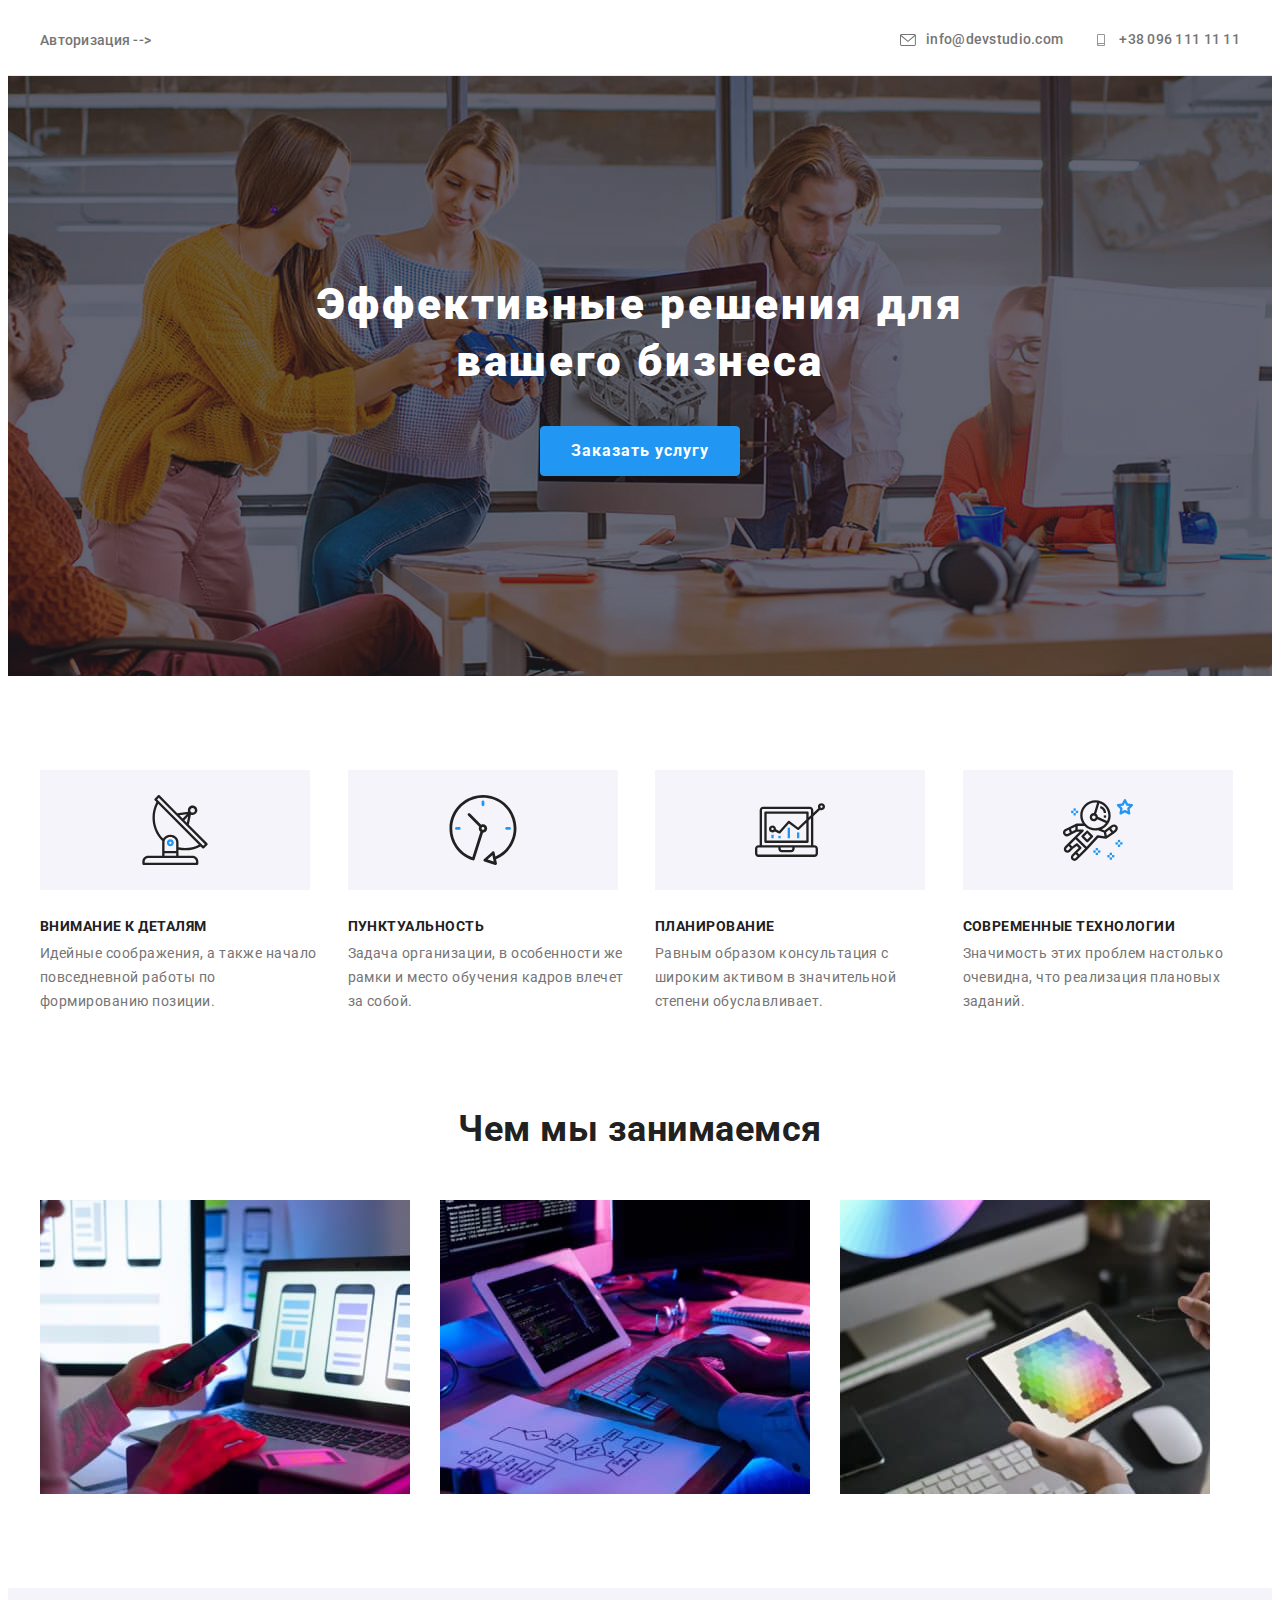
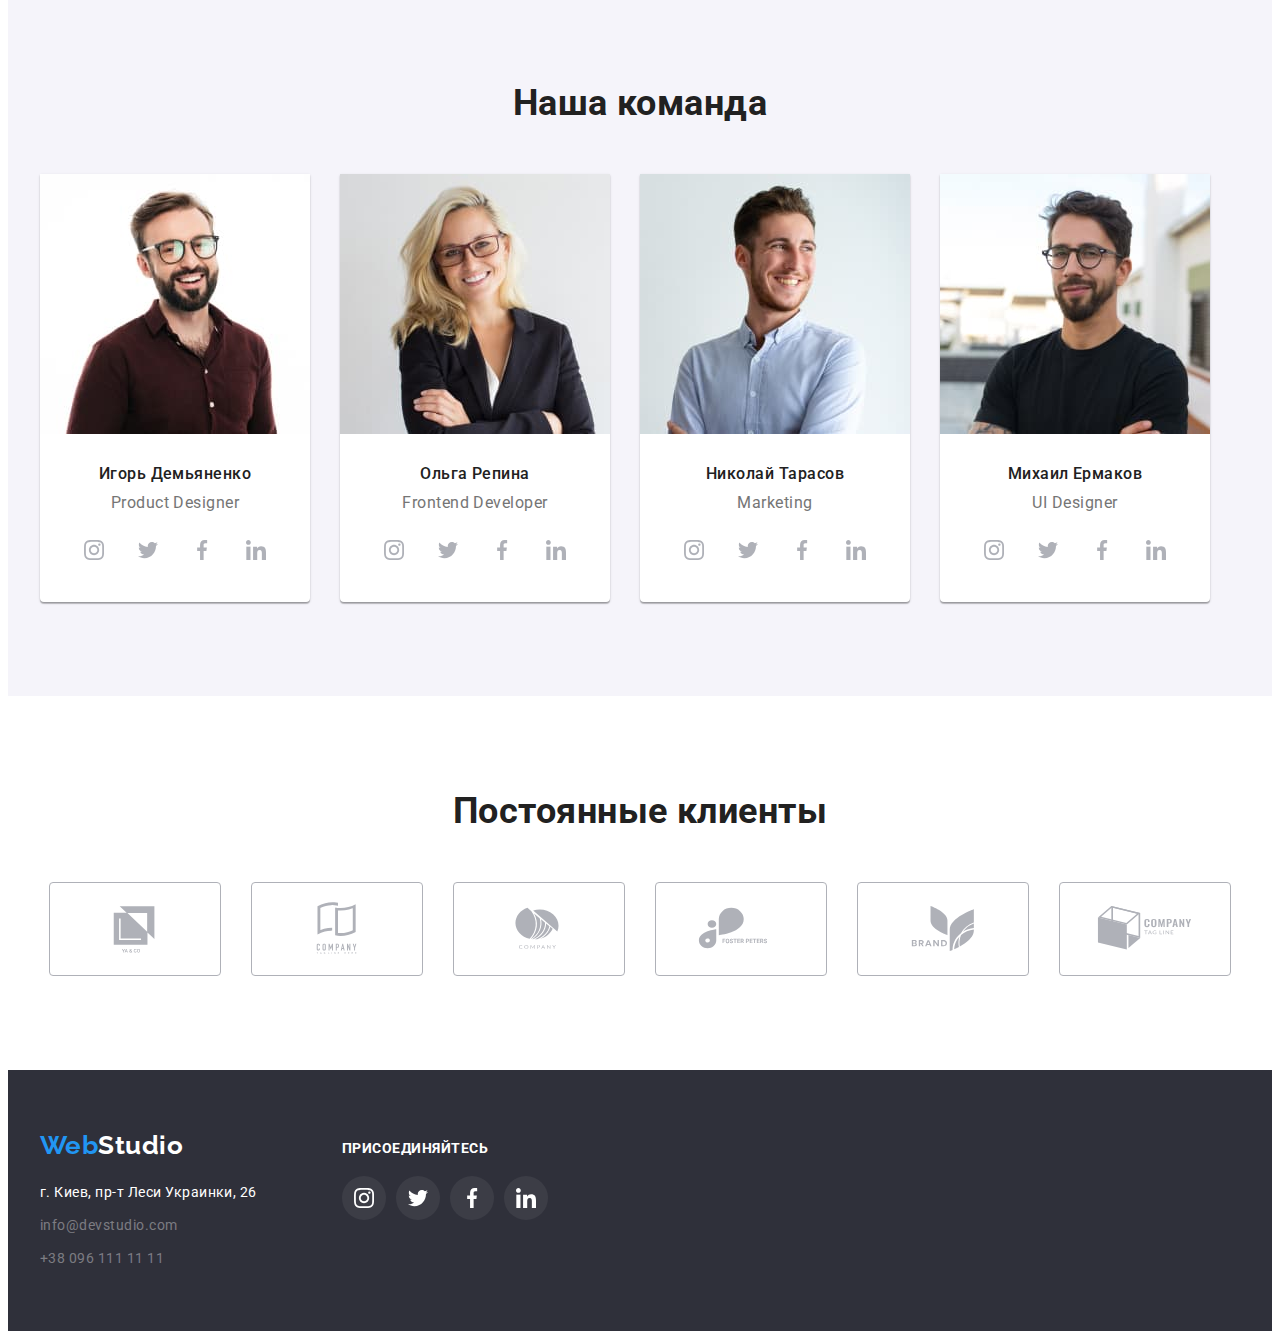
<file: index.html>
<!DOCTYPE html>
<html lang="ru">
  <head>
    <meta charset="UTF-8" />
    <meta http-equiv="X-UA-Compatible" content="IE=edge" />
    <meta name="viewport" content="width=device-width, initial-scale=1.0" />
    <title>Major</title>
    <link rel="preconnect" href="https://fonts.googleapis.com" />
    <link rel="preconnect" href="https://fonts.gstatic.com" crossorigin />
    <link
      href="https://fonts.googleapis.com/css2?family=Raleway:wght@700&family=Roboto:wght@400;500;700;900&display=swap"
      rel="stylesheet"
    />
    <link
      rel="stylesheet"
      href="https://cdnjs.cloudflare.com/ajax/libs/modern-normalize/1.1.0/modern-normalize.min.css"
      integrity="sha512-wpPYUAdjBVSE4KJnH1VR1HeZfpl1ub8YT/NKx4PuQ5NmX2tKuGu6U/JRp5y+Y8XG2tV+wKQpNHVUX03MfMFn9Q=="
      crossorigin="anonymous"
      referrerpolicy="no-referrer"
    />
    <link rel="stylesheet" href="./css/styles.css" />
  </head>

  <body>
    <!--                     Шапка -->
    <header class="header">
      <div class="container header-nav">
        <!--       Навигация -->
        Авторизация -->

        <ul class="auth list">
          <li class="item">
            <a class="auth-link post" href="mailto:info@devstudio.com"
              ><svg class="post-icon" width="16" height="12">
                <use href="images/ikons.svg#icon-envelope"></use>
              </svg>
              info@devstudio.com</a
            >
          </li>
          <li class="item">
            <a class="auth-link tel" href="tel:+380961111111"
              ><svg class="post-icon" width="16" height="12">
                <use href="images/ikons.svg#icon-smartphone"></use>
              </svg>
              +38 096 111 11 11</a
            >
          </li>
        </ul>
      </div>
    </header>
    <main>
      <!--                     Герой -->
      <section class="hero">
        <div class="container">
          <h1 class="hero-title">Эффективные решения для вашего бизнеса</h1>
          <button type="button" class="btn">Заказать услугу</button>
        </div>
      </section>
      <!--                Преимущества -->
      <section class="section advantage">
        <div class="container">
          <!--скрытый заголовок-->
          <h2 class="visually-hidden">Почему мы</h2>
          <ul class="feature list">
            <li class="feature-item">
              <div class="capsule">
                <svg class="" width="70" height="70">
                  <use href="./images/ikons.svg#icon-antenna-1"></use>
                </svg>
              </div>
              <h3 class="section-title">Внимание к деталям</h3>
              <p class="text">
                Идейные соображения, а также начало повседневной работы по
                формированию позиции.
              </p>
            </li>
            <li class="feature-item">
              <div class="capsule">
                <svg class="" width="70" height="70">
                  <use href="./images/ikons.svg#icon-clock-1"></use>
                </svg>
              </div>
              <h3 class="section-title">Пунктуальность</h3>
              <p class="text">
                Задача организации, в особенности же рамки и место обучения
                кадров влечет за собой.
              </p>
            </li>
            <li class="feature-item">
              <div class="capsule">
                <svg class="" width="70" height="70">
                  <use href="./images/ikons.svg#icon-diagram-1"></use>
                </svg>
              </div>
              <h3 class="section-title">Планирование</h3>
              <p class="text">
                Равным образом консультация с широким активом в значительной
                степени обуславливает.
              </p>
            </li>
            <li class="feature-item">
              <div class="capsule">
                <svg class="" width="70" height="70">
                  <use href="./images/ikons.svg#icon-astronaut-1"></use>
                </svg>
              </div>
              <h3 class="section-title">Современные технологии</h3>
              <p class="text">
                Значимость этих проблем настолько очевидна, что реализация
                плановых заданий.
              </p>
            </li>
          </ul>
        </div>
      </section>
      <!--               Чем занимаемся -->
      <section class="section work">
        <div class="container">
          <h2 class="title">Чем мы занимаемся</h2>
          <ul class="work-list list">
            <li class="work-item">
              <img
                src="./images/img(1).jpg"
                alt="Сотрудник с мобильником за компьютером"
                width="370"
                height="294"
              />
            </li>
            <li class="work-item">
              <img
                src="./images/img(2).jpg"
                alt="Сотрудник с планшетом за компьютером"
                width="370"
                height="294"
              />
            </li>
            <li class="work-item">
              <img
                src="./images/img(3).jpg"
                alt="Сотрудник с планшетом "
                width="370"
                height="294"
              />
            </li>
          </ul>
        </div>
      </section>
      <!--               Наша команда -->
      <section class="team-section">
        <div class="container">
          <h2 class="title">Наша команда</h2>
          <ul class="team list">
            <li class="position">
              <div class="picture">
                <img
                  src="./images/img(4).jpg"
                  alt="продуктовый дизайнер"
                  width="270"
                  height="260"
                />
              </div>
              <div class="coworkers">
                <h3 class="team-title">Игорь Демьяненко</h3>
                <p class="team-text" lang="en">Product Designer</p>
                <ul class="team-socials-list list">
                  <li class="team-socials-item">
                    <a href="" class="team-socials-link">
                      <svg class="team-socials-icon" width="20" height="20">
                        <use href="./images/ikons.svg#icon-instagram-2"></use>
                      </svg>
                    </a>
                  </li>
                  <li class="team-socials-item">
                    <a href="" class="team-socials-link"
                      ><svg class="team-socials-icon" width="20" height="20">
                        <use href="./images/ikons.svg#icon-twitter-1"></use>
                      </svg>
                    </a>
                  </li>
                  <li class="team-socials-item">
                    <a href="" class="team-socials-link"
                      ><svg class="team-socials-icon" width="20" height="20">
                        <use href="./images/ikons.svg#icon-facebook-1"></use>
                      </svg>
                    </a>
                  </li>
                  <li class="team-socials-item">
                    <a href="" class="team-socials-link"
                      ><svg class="team-socials-icon" width="20" height="20">
                        <use href="./images/ikons.svg#icon-linkedin-1"></use>
                      </svg>
                    </a>
                  </li>
                </ul>
              </div>
            </li>

            <li class="position">
              <div class="picture">
                <img
                  src="./images/img(5).jpg"
                  alt="фронтэнд разработчик"
                  width="270"
                  height="260"
                />
              </div>
              <div class="coworkers">
                <h3 class="team-title">Ольга Репина</h3>
                <p class="team-text" lang="en">Frontend Developer</p>
                <ul class="team-socials-list list">
                  <li class="team-socials-item">
                    <a href="" class="team-socials-link"
                      ><svg class="team-socials-icon" width="20" height="20">
                        <use href="./images/ikons.svg#icon-instagram-2"></use>
                      </svg>
                    </a>
                  </li>
                  <li class="team-socials-item">
                    <a href="" class="team-socials-link"
                      ><svg class="team-socials-icon" width="20" height="20">
                        <use href="./images/ikons.svg#icon-twitter-1"></use>
                      </svg>
                    </a>
                  </li>
                  <li class="team-socials-item">
                    <a href="" class="team-socials-link"
                      ><svg class="team-socials-icon" width="20" height="20">
                        <use href="./images/ikons.svg#icon-facebook-1"></use>
                      </svg>
                    </a>
                  </li>
                  <li class="team-socials-item">
                    <a href="" class="team-socials-link"
                      ><svg class="team-socials-icon" width="20" height="20">
                        <use href="./images/ikons.svg#icon-linkedin-1"></use>
                      </svg>
                    </a>
                  </li>
                </ul>
              </div>
            </li>

            <li class="position">
              <div class="picture">
                <img
                  src="./images/img(6).jpg"
                  alt="маркетолог"
                  width="270"
                  height="260"
                />
              </div>
              <div class="coworkers">
                <h3 class="team-title">Николай Тарасов</h3>
                <p class="team-text" lang="en">Marketing</p>
                <ul class="team-socials-list list">
                  <li class="team-socials-item">
                    <a href="" class="team-socials-link"
                      ><svg class="team-socials-icon" width="20" height="20">
                        <use href="./images/ikons.svg#icon-instagram-2"></use>
                      </svg>
                    </a>
                  </li>
                  <li class="team-socials-item">
                    <a href="" class="team-socials-link"
                      ><svg class="team-socials-icon" width="20" height="20">
                        <use href="./images/ikons.svg#icon-twitter-1"></use>
                      </svg>
                    </a>
                  </li>
                  <li class="team-socials-item">
                    <a href="" class="team-socials-link"
                      ><svg class="team-socials-icon" width="20" height="20">
                        <use href="./images/ikons.svg#icon-facebook-1"></use>
                      </svg>
                    </a>
                  </li>
                  <li class="team-socials-item">
                    <a href="" class="team-socials-link"
                      ><svg class="team-socials-icon" width="20" height="20">
                        <use href="./images/ikons.svg#icon-linkedin-1"></use>
                      </svg>
                    </a>
                  </li>
                </ul>
              </div>
            </li>

            <li class="position">
              <div class="picture">
                <img
                  src="./images/img(7).jpg"
                  alt="дизайнер"
                  width="270"
                  height="260"
                />
              </div>
              <div class="coworkers">
                <h3 class="team-title">Михаил Ермаков</h3>
                <p class="team-text" lang="en">UI Designer</p>
                <ul class="team-socials-list list">
                  <li class="team-socials-item">
                    <a href="" class="team-socials-link"
                      ><svg class="team-socials-icon" width="20" height="20">
                        <use href="./images/ikons.svg#icon-instagram-2"></use>
                      </svg>
                    </a>
                  </li>
                  <li class="team-socials-item">
                    <a href="" class="team-socials-link"
                      ><svg class="team-socials-icon" width="20" height="20">
                        <use href="./images/ikons.svg#icon-twitter-1"></use>
                      </svg>
                    </a>
                  </li>
                  <li class="team-socials-item">
                    <a href="" class="team-socials-link"
                      ><svg class="team-socials-icon" width="20" height="20">
                        <use href="./images/ikons.svg#icon-facebook-1"></use>
                      </svg>
                    </a>
                  </li>
                  <li class="team-socials-item">
                    <a href="" class="team-socials-link"
                      ><svg class="team-socials-icon" width="20" height="20">
                        <use href="./images/ikons.svg#icon-linkedin-1"></use>
                      </svg>
                    </a>
                  </li>
                </ul>
              </div>
            </li>
          </ul>
        </div>
      </section>
      <!--               Постоянные клиенты -->
      <section class="section clients">
        <div class="container">
          <h2 class="client title">Постоянные клиенты</h2>
          <ul class="client-list list">
            <li class="client-item">
              <a href="" class="case-link">
                <svg class="case-icon" width="106" height="60">
                  <use href="./images/ikons.svg#icon-Logo-1"></use>
                </svg>
              </a>
            </li>
            <li class="client-item">
              <a href="" class="case-link">
                <svg class="case-icon" width="106" height="60">
                  <use href="./images/ikons.svg#icon-Logo"></use>
                </svg>
              </a>
            </li>
            <li class="client-item">
              <a href="" class="case-link"
                ><svg class="case-icon" width="106" height="60">
                  <use href="./images/ikons.svg#icon-Logo-2"></use>
                </svg>
              </a>
            </li>
            <li class="client-item">
              <a href="" class="case-link"
                ><svg class="case-icon" width="106" height="60">
                  <use href="./images/ikons.svg#icon-Logo-3"></use>
                </svg>
              </a>
            </li>
            <li class="client-item">
              <a href="" class="case-link"
                ><svg class="case-icon" width="106" height="60">
                  <use href="./images/ikons.svg#icon-Logo-4"></use>
                </svg>
              </a>
            </li>
            <li class="client-item">
              <a href="" class="case-link"
                ><svg class="case-icon" width="106" height="60">
                  <use href="./images/ikons.svg#icon-Logo-5"></use>
                </svg>
              </a>
            </li>
          </ul>
        </div>
      </section>
    </main>
    <footer>
      <div class="foot container">
        <div class="foot-location">
          <a href="" lang="en" class="foot-logo"
            ><span class="web-foot">Web</span>Studio</a
          >
          <address>
            <ul class="list">
              <li class="address-item">
                <a
                  href="https://goo.gl/maps/cJbCXFg71dcP9j5V9"
                  class="foot-link"
                  >г. Киев, пр-т Леси Украинки, 26</a
                >
              </li>
              <li class="address-item">
                <a href="mailto:info@devstudio.com" class="foot-link cont"
                  >info@devstudio.com</a
                >
              </li>
              <li class="address-item">
                <a href="tel:+380961111111" class="foot-link cont"
                  >+38 096 111 11 11</a
                >
              </li>
            </ul>
          </address>
        </div>
        <div class="foot-social">
          <h3 class="foot-title">Присоединяйтесь</h3>
          <ul class="socials-list list">
            <li class="socials-item">
              <a href="" class="socials-link"
                ><svg class="socials-icon" width="20" height="20">
                  <use href="./images/ikons.svg#icon-instagram-2"></use>
                </svg>
              </a>
            </li>
            <li class="socials-item">
              <a href="" class="socials-link"
                ><svg class="socials-icon" width="20" height="20">
                  <use href="./images/ikons.svg#icon-twitter-1"></use>
                </svg>
              </a>
            </li>
            <li class="socials-item">
              <a href="" class="socials-link"
                ><svg class="socials-icon" width="20" height="20">
                  <use href="./images/ikons.svg#icon-facebook-1"></use>
                </svg>
              </a>
            </li>
            <li class="socials-item">
              <a href="" class="socials-link"
                ><svg class="socials-icon" width="20" height="20">
                  <use href="./images/ikons.svg#icon-linkedin-1"></use>
                </svg>
              </a>
            </li>
          </ul>
        </div>
      </div>
    </footer>
    <script src="./js/modal.js"></script>
  </body>
</html>
</file>
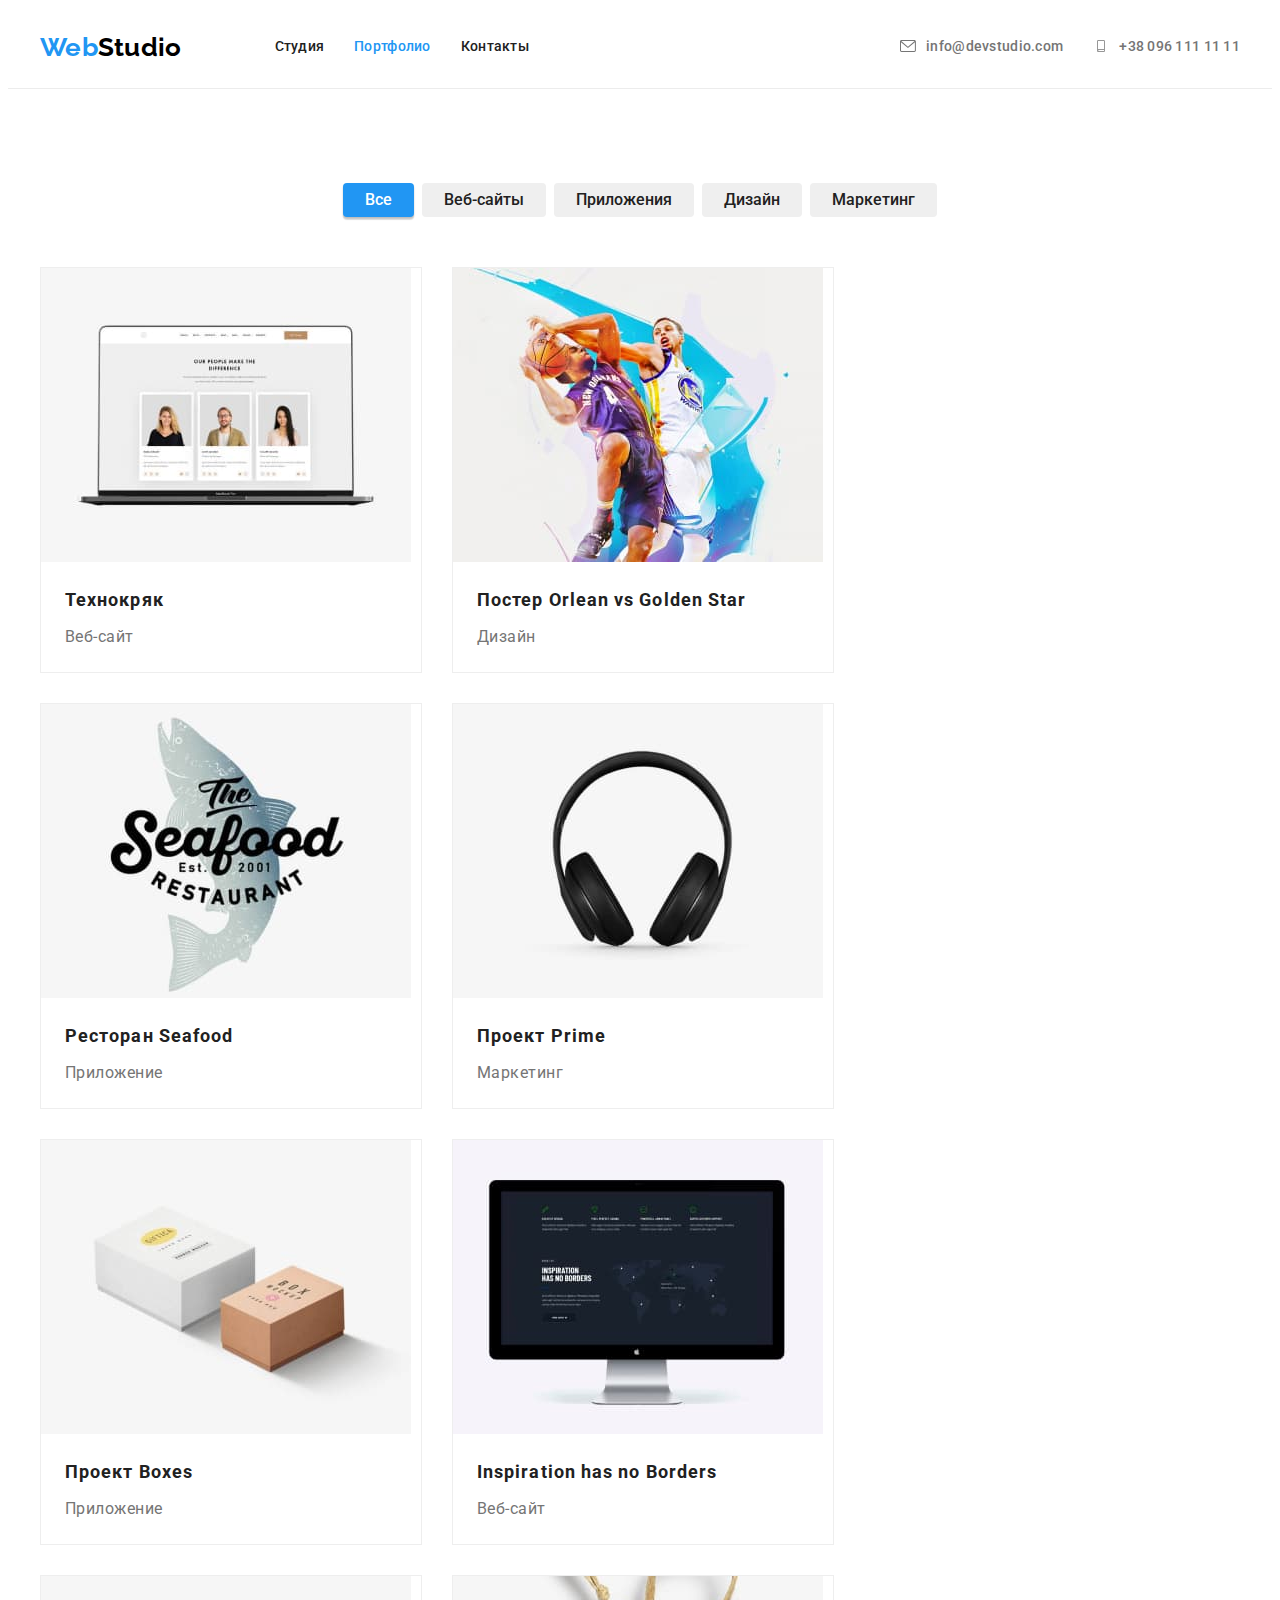
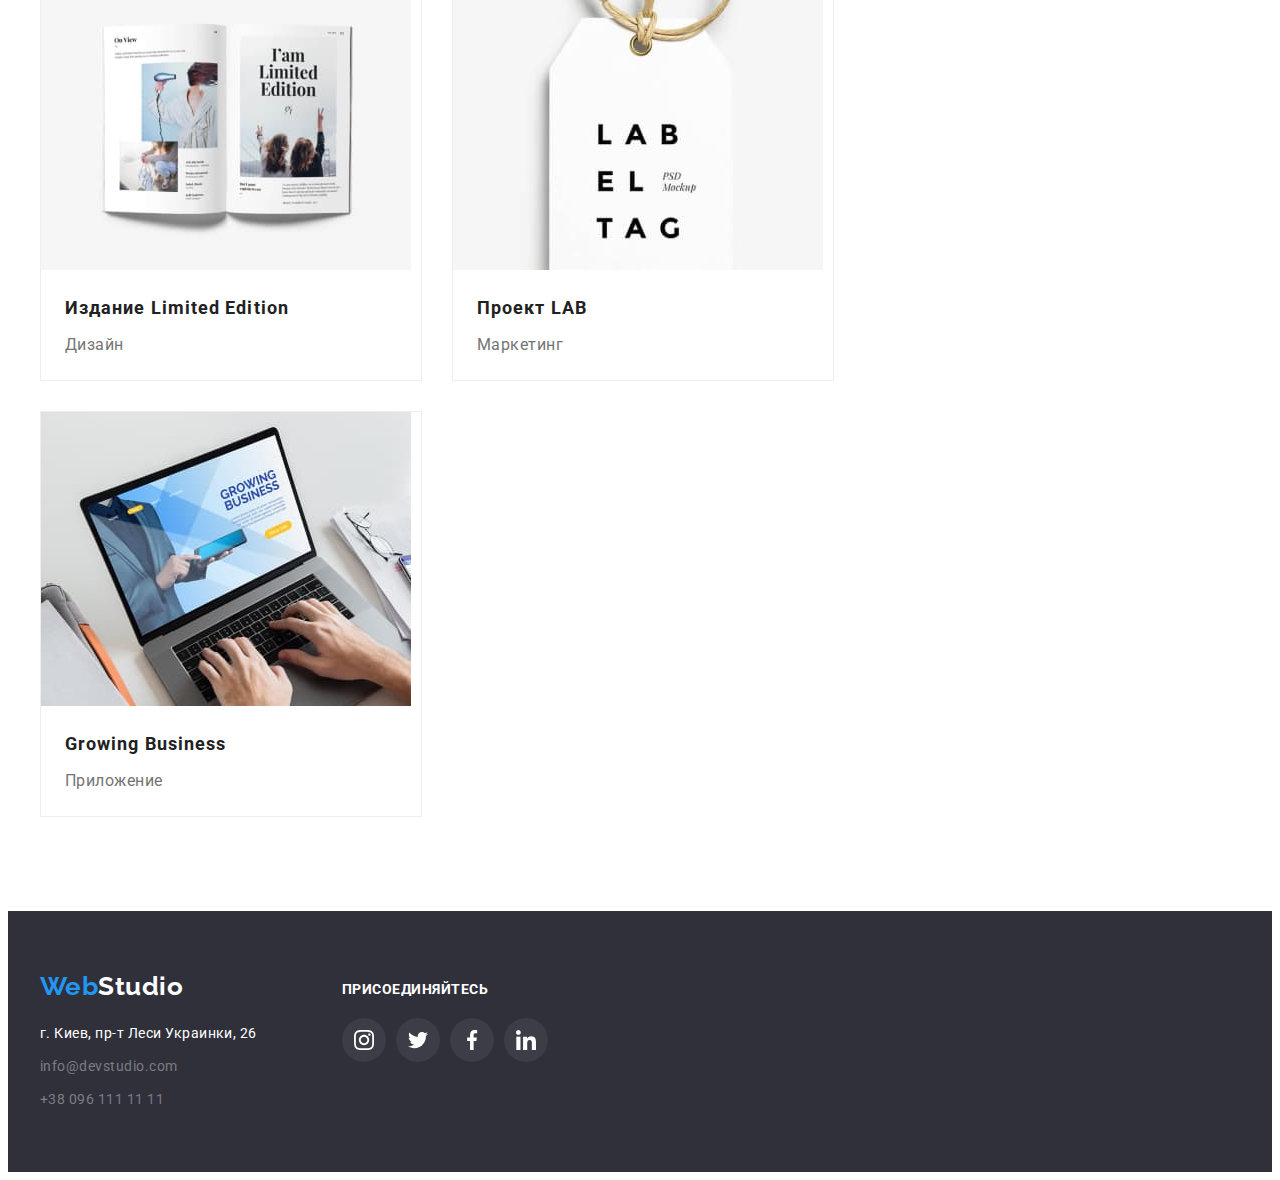
<file: portfolio.html>
<!DOCTYPE html>
<html lang="en">
  <head>
    <meta charset="UTF-8" />
    <meta http-equiv="X-UA-Compatible" content="IE=edge" />
    <meta name="viewport" content="width=device-width, initial-scale=1.0" />
    <title>Portfolio</title>
    <link rel="preconnect" href="https://fonts.gstatic.com" crossorigin />
    <link
      href="https://fonts.googleapis.com/css2?family=Raleway:wght@700&family=Roboto:wght@400;500;700;900&display=swap"
      rel="stylesheet"
    />
    <link
      rel="stylesheet"
      href="https://cdnjs.cloudflare.com/ajax/libs/modern-normalize/1.1.0/modern-normalize.min.css"
      integrity="sha512-wpPYUAdjBVSE4KJnH1VR1HeZfpl1ub8YT/NKx4PuQ5NmX2tKuGu6U/JRp5y+Y8XG2tV+wKQpNHVUX03MfMFn9Q=="
      crossorigin="anonymous"
      referrerpolicy="no-referrer"
    />
    <link rel="stylesheet" href="./css/styles.css" />
  </head>
  <body>
    <!--                     шапка               -->
    <header class="header">
      <div class="container header-nav">
        <a href="" lang="en" class="logo"
          ><span class="logo-web">Web</span>Studio</a
        >
        <!-- navigation -->
        <nav>
          <ul class="site-nav list">
            <li class="item">
              <a href="index.html" class="nav-list">Студия</a>
            </li>
            <li class="item">
              <a href="portfolio.html" class="nav-list current">Портфолио</a>
            </li>
            <li class="item"><a href="" class="nav-list">Контакты</a></li>
          </ul>
        </nav>

        <!-- координаты -->

        <ul class="auth list">
          <li class="item">
            <a class="auth-link" href="mailto:info@devstudio.com"
              ><svg class="post-icon" width="16" height="12">
                <use href="images/ikons.svg#icon-envelope"></use>
              </svg>
              info@devstudio.com</a
            >
          </li>
          <li class="item">
            <a class="auth-link" href="tel:+380961111111"
              ><svg class="post-icon" width="16" height="12">
                <use href="images/ikons.svg#icon-smartphone"></use>
              </svg>
              +38 096 111 11 11</a
            >
          </li>
        </ul>
      </div>
    </header>
    <main>
      <section class="portfolio">
        <div class="container">
          <!--              скрытый заголовок      -->
          <h1 class="visually-hidden">Фильтр</h1>
          <!--              фильтр кнопки          -->
          <ul class="filter-list list">
            <li class="filter-item">
              <button type="button" class="btn-photo current">Все</button>
            </li>
            <li class="filter-item">
              <button type="button" class="btn-photo">Веб-сайты</button>
            </li>
            <li class="filter-item">
              <button type="button" class="btn-photo">Приложения</button>
            </li>
            <li class="filter-item">
              <button type="button" class="btn-photo">Дизайн</button>
            </li>
            <li class="filter-item">
              <button type="button" class="btn-photo">Маркетинг</button>
            </li>
          </ul>

          <!--              скрытый заголовок      -->
          <h2 class="visually-hidden">Примеры работ</h2>
          <!--              примеры работ          -->
          <ul class="examples list">
            <li class="card-item">
              <a href="" class="card-link"
                ><div class="thumb">
                  <img
                    src="./images/techkr.jpg"
                    alt="Ноутбук с галереей сотрудников"
                    width="370"
                    height="294"
                  />
                </div>
                <div class="card-text">
                  <h3 class="example-title">Технокряк</h3>
                  <p class="example-text">Веб-сайт</p>
                </div></a
              >
            </li>
            <li class="card-item">
              <a href="" class="card-link"
                ><div class="thumb">
                  <img
                    src="./images/poster.jpg"
                    alt="Постер игроки баскетбола"
                    width="370"
                    height="294"
                  />
                </div>
                <div class="card-text">
                  <h3 class="example-title">
                    Постер <span lang="en"> Orlean vs Golden Star</span>
                  </h3>
                  <p class="example-text">Дизайн</p>
                </div></a
              >
            </li>
            <li class="card-item">
              <a href="" class="card-link"
                ><div class="thumb">
                  <img
                    src="./images/rest.jpg"
                    alt="Логотип ресторана"
                    width="370"
                    height="294"
                  />
                </div>
                <div class="card-text">
                  <h3 class="example-title">
                    Ресторан <span lang="en">Seafood</span>
                  </h3>
                  <p class="example-text">Приложение</p>
                </div></a
              >
            </li>
            <li class="card-item">
              <a href="" class="card-link"
                ><div class="thumb">
                  <img
                    src="./images/hphon.jpg"
                    alt="Наушники"
                    width="370"
                    height="294"
                  />
                </div>
                <div class="card-text">
                  <h3 class="example-title">
                    Проект<span lang="en"> Prime</span>
                  </h3>
                  <p class="example-text">Маркетинг</p>
                </div></a
              >
            </li>
            <li class="card-item">
              <a href="" class="card-link"
                ><div class="thumb">
                  <img
                    src="./images/boxes.jpg"
                    alt="Две коробки"
                    width="370"
                    height="294"
                  />
                </div>
                <div class="card-text">
                  <h3 class="example-title">
                    Проект <span lang="en">Boxes</span>
                  </h3>
                  <p class="example-text">Приложение</p>
                </div></a
              >
            </li>
            <li class="card-item">
              <a href="" class="card-link"
                ><div class="thumb">
                  <img
                    src="./images/comp.jpg"
                    alt="Компьютер"
                    width="370"
                    height="294"
                  />
                </div>
                <div class="card-text">
                  <h3 class="example-title" lang="en">
                    Inspiration has no Borders
                  </h3>
                  <p class="example-text">Веб-сайт</p>
                </div>
              </a>
            </li>
            <li class="card-item">
              <a href="" class="card-link"
                ><div class="thumb">
                  <img
                    src="./images/edition.jpg"
                    alt="Открытая книга"
                    width="370"
                    height="294"
                  />
                </div>
                <div class="card-text">
                  <h3 class="example-title">
                    Издание<span lang="en"> Limited Edition</span>
                  </h3>
                  <p class="example-text">Дизайн</p>
                </div>
              </a>
            </li>
            <li class="card-item">
              <a href="" class="card-link"
                ><div class="thumb">
                  <img
                    src="./images/labeltag.jpg"
                    alt="Этикетка"
                    width="370"
                    height="294"
                  />
                </div>
                <div class="card-text">
                  <h3 class="example-title">
                    Проект<span lang="en"> LAB</span>
                  </h3>
                  <p class="example-text">Маркетинг</p>
                </div></a
              >
            </li>
            <li class="card-item">
              <a href="" class="card-link"
                ><div class="thumb">
                  <img
                    src="./images/business.jpg"
                    alt="Ноутбук и руки на клавиатуре"
                    width="370"
                    height="294"
                  />
                </div>
                <div class="card-text">
                  <h3 class="example-title" lang="en">Growing Business</h3>
                  <p class="example-text">Приложение</p>
                </div>
              </a>
            </li>
          </ul>
        </div>
      </section>
    </main>
    <!--                             подвал      -->
    <footer>
      <div class="foot container">
        <div class="foot-location">
          <a href="" lang="en" class="foot-logo"
            ><span class="web-foot">Web</span>Studio</a
          >
          <address>
            <ul class="list">
              <li class="address-item">
                <a
                  href="https://goo.gl/maps/cJbCXFg71dcP9j5V9"
                  class="foot-link"
                  >г. Киев, пр-т Леси Украинки, 26</a
                >
              </li>
              <li class="address-item">
                <a href="mailto:info@devstudio.com" class="foot-link cont"
                  >info@devstudio.com</a
                >
              </li>
              <li class="address-item">
                <a href="tel:+380961111111" class="foot-link cont"
                  >+38 096 111 11 11</a
                >
              </li>
            </ul>
          </address>
        </div>
        <div class="foot-social">
          <h3 class="foot-title">Присоединяйтесь</h3>
          <ul class="socials-list list">
            <li class="socials-item">
              <a href="" class="socials-link"
                ><svg class="socials-icon" width="20" height="20">
                  <use href="./images/ikons.svg#icon-instagram-2"></use>
                </svg>
              </a>
            </li>
            <li class="socials-item">
              <a href="" class="socials-link"
                ><svg class="socials-icon" width="20" height="20">
                  <use href="./images/ikons.svg#icon-twitter-1"></use>
                </svg>
              </a>
            </li>
            <li class="socials-item">
              <a href="" class="socials-link"
                ><svg class="socials-icon" width="20" height="20">
                  <use href="./images/ikons.svg#icon-facebook-1"></use>
                </svg>
              </a>
            </li>
            <li class="socials-item">
              <a href="" class="socials-link"
                ><svg class="socials-icon" width="20" height="20">
                  <use href="./images/ikons.svg#icon-linkedin-1"></use>
                </svg>
              </a>
            </li>
          </ul>
        </div>
      </div>
    </footer>
  </body>
</html>
</file>
<file: css/styles.css>
:root {
  --primary-text-color: #757575;
  --second-text-color: #212121;
  --accent-color: #2196f3;
  --white-text-color: #fff;
  --logo-web-color: #000;
  --background-primary-color: #ffffff;
  --background-second-color: #f5f4fa;
  --background-footer-color: #2f303a;
  --icon-color: #afb1b8;
  --cards: 30px;
}

p,
h1,
h2,
h3,
h4,
h5,
h6 {
  margin: 0;
}

ul {
  margin: 0;
  padding: 0;
}

img {
  display: block;
  max-width: 100%;
}

button {
  cursor: pointer;
}
body {
  background-color: var(--background-primary-color);
  color: var(--primary-text-color);
  font-family: Roboto, sans-serif;
  text-decoration: none;
  letter-spacing: 0.03em;
}
.visually-hidden {
  position: absolute;
  white-space: nowrap;
  width: 1px;
  height: 1px;
  overflow: hidden;
  border: 0;
  padding: 0;
  clip: rect(0 0 0 0);
  clip-path: inset(50%);
  margin: -1px;
}
.list {
  list-style: none;
}

.container {
  width: 1200px;
  padding-left: 15px;
  padding-right: 15px;
  margin: 0 auto;
}

/*                  Header */

.header {
  background-color: var(--background-primary-color);

  font-weight: 500;
  font-size: 14px;
  line-height: 1.14;
  letter-spacing: 0.02em;

  padding-top: 24px;
  padding-bottom: 25px;
  border-bottom: 1px solid #ececec;
}
.header-nav {
  display: flex;
  align-items: center;
}
/*                      navigation      */

/*                     header logo      */
a {
  text-decoration: none;
}
.logo {
  /* display: flex; */
  font-family: Raleway, sans-serif;
  font-weight: 700;
  font-size: 26px;
  line-height: 1.19;
  color: var(--logo-web-color);

  margin-right: 93px;
}
.logo > .logo-web {
  color: var(--accent-color);
  /* font-family: Raleway, sans-serif; */
}

.navigation {
  display: flex;
  align-items: center;
}
.site-nav {
  display: flex;
  margin-left: auto;
}
.nav-list {
  color: var(--second-text-color);
}

.site-nav .nav-list {
  padding-top: 32px;
  padding-bottom: 32px;
}
.item + .item {
  margin-left: 30px;
}
.nav-list:hover,
.nav-list:focus {
  color: var(--accent-color);
}
.current {
  color: var(--accent-color);
}

.auth {
  display: flex;
  margin-left: auto;
}

.auth-link,
.auth-link-photo {
  display: inline-flex;
  color: var(--primary-text-color);
  align-items: center;
}

.auth-link:hover,
.auth-link:focus {
  color: var(--accent-color);
}
.post-icon {
  margin-right: 10px;
  fill: currentColor;
}

/*                      hero         */

.hero-title {
  color: var(--white-text-color);

  font-weight: 900;
  font-size: 44px;
  line-height: 1.3;
  text-align: center;
  letter-spacing: 0.06em;
  width: 696px;
  height: 120px;
  margin: 0 auto 30px;
}

.hero {
  background-color: #2f303a;
  background-image: linear-gradient(
      rgba(47, 48, 58, 0.4),
      rgba(47, 48, 58, 0.4)
    ),
    url(../images/hero-bg.jpg);
  background-repeat: no-repeat;
  background-size: cover;
  background-position: center;
  text-align: center;
  padding-top: 200px;
  padding-bottom: 200px;
  max-width: 1600px;
}

.btn {
  color: #fff;
  background-color: var(--accent-color);
  width: 200px;
  height: 50px;

  font-family: inherit;
  font-weight: 700;
  font-size: 16px;
  line-height: 1.88;
  letter-spacing: 0.06em;
  border: 1px solid var(--accent-color);
  box-shadow: 0 4px 4px 0 rgba(0, 0, 0, 0.15);
  border-radius: 4px;

  cursor: pointer;
}

.btn:hover {
  background-color: #188ce8;
  border: 1px solid #188ce8;
}

/*                    advantage     */

.section {
  padding-top: 94px;
  padding-bottom: 94px;
}
.section-title {
  margin-bottom: 10px;

  color: var(--second-text-color);
  font-weight: 700;
  font-size: 14px;
  line-height: 0.88;
  text-transform: uppercase;
}
.feature {
  display: flex;
  margin-left: -30px;
  margin-bottom: -30px;
  flex-wrap: wrap;
}
.feature-item {
  flex-basis: calc(100% / 4 - 30px);
  /* flex-basis: calc((100% - 90px) / 3); */
  margin-left: 30px;
  margin-bottom: 30px;
}
.text {
  font-size: 14px;
  line-height: 1.7;
}
.capsule {
  background: var(--background-second-color);
  width: 270px;
  height: 120px;
  margin-bottom: 30px;
  display: flex;
  justify-content: center;
  align-items: center;
}
/*                          work */
.work {
  padding-top: 0;
}
/* .work-title,
.client-title,
.team*/
.title {
  color: var(--second-text-color);

  font-size: 36px;
  line-height: 1.17;
  text-align: center;

  margin-bottom: 50px;
}
.work-list {
  display: flex;
  flex-wrap: wrap;
  margin-left: -30px;
  margin-bottom: -30px;
}
.work-item {
  margin-left: 30px;
  margin-bottom: 30px;
}

/*                        team */

img {
  display: block;
  max-width: 100%;
  height: auto;
}

.team {
  padding: 0;
  margin: 0;
  display: flex;
  flex-wrap: wrap;
}

.position:nth-child(n + 2) {
  margin-left: var(--cards);
}
.position {
  background-color: #fff;
  box-shadow: 0 2px 1px 0 rgba(0, 0, 0, 0.2), 0 1px 1px 0 rgba(0, 0, 0, 0.14),
    0 1px 3px 0 rgba(0, 0, 0, 0.12);
  border-bottom-left-radius: 4px;
  border-bottom-right-radius: 4px;
}
.team-section {
  background-color: var(--background-second-color);

  padding-top: 94px;
  padding-bottom: 94px;
}
.coworkers {
  padding-top: var(--cards);
  padding-bottom: var(--cards);
}
.team-title {
  color: var(--second-text-color);
  font-weight: 500;
  font-size: 16px;
  line-height: 1.19;
  text-align: center;
  padding-bottom: 10px;
  padding-left: 0;
  padding-right: 0;
}

.team-text {
  font-size: 16px;
  line-height: 1.19;
  text-align: center;
  margin-bottom: 16px;
}

.team-socials-link {
  width: 44px;
  height: 44px;
  background-color: var(--background-primary-color);
  border-radius: 50%;
  display: flex;
  justify-content: center;
  align-items: center;
  color: var(--icon-color);
}

.team-socials-icon {
  fill: currentColor;
}

.team-socials-link:hover,
.team-socials-link:focus {
  background-color: var(--accent-color);
  color: var(--white-text-color);
}

.team-socials-list {
  display: flex;
  justify-content: center;
}

.team-socials-item + .team-socials-item {
  margin-left: 10px;
}

/*                         clients */
.client-list {
  display: flex;
  justify-content: center;
}
.case-link {
  background-color: var(--background-primary-color);
  color: var(--icon-color);
  width: 170px;
  height: 92px;
  border: 1px solid #afb1b8;
  border-radius: 4px;
  display: flex;
  justify-content: center;
  align-items: center;
}

.case-icon {
  fill: currentColor;
}
.case-link:hover,
.case-link:focus {
  border: 1px solid #2196f3;
  color: var(--accent-color);
}
.client-item + .client-item {
  margin-left: 30px;
}
.client-item {
  display: flex;
  justify-content: center;
  align-items: center;
}
/*                          footer        */
footer {
  background-color: var(--background-footer-color);
  padding-top: 60px;
  padding-bottom: 60px;
}
.foot {
  display: flex;
}
.foot-logo {
  display: inline-block;
  margin-bottom: 20px;
  font-family: Raleway, sans-serif;
  font-weight: 700;
  font-size: 26px;
  line-height: 1.19;
  color: var(--white-text-color);
}

.web-foot {
  color: var(--accent-color);
}

.foot-link {
  font-size: 14px;
  line-height: 1.71;
  color: #fff;
  font-style: normal;
}
.foot-link:hover,
.foot-link:focus {
  color: var(--accent-color);
}

.cont {
  color: #ffffff60;
}
.address-item + .address-item {
  margin-top: 9px;
}
.foot-social {
  margin-top: 10px;
  margin-left: 85px;
}
.foot-title {
  color: var(--white-text-color);
  font-weight: 700;
  font-size: 14px;
  line-height: 1.17;
  text-transform: uppercase;
  margin-bottom: 20px;
}

.socials-link {
  width: 44px;
  height: 44px;
  background-color: #ffffff10;
  border-radius: 50%;
  display: flex;
  justify-content: center;
  align-items: center;
  color: var(--white-text-color);
}
.socials-icon {
  fill: currentColor;
}

.socials-link:hover,
.socials-link:focus {
  background-color: var(--accent-color);
  color: var(--white-text-color);
}

.socials-list {
  display: flex;
  justify-content: center;
  align-items: center;
}

.socials-item + .socials-item {
  margin-left: 10px;
}
/*              filter            */

.portfolio {
  padding-top: 94px;
  padding-bottom: 94px;
}

.filter-list {
  display: flex;
  justify-content: center;
  margin-bottom: 50px;
}

.btn-photo.current {
  color: var(--white-text-color);
  background-color: var(--accent-color);
  box-shadow: 0 2px 2px 0 rgba(0, 0, 0, 0.12), 0 1px 2px 0 rgba(0, 0, 0, 0.08),
    0 3px 1px 0 rgba(0, 0, 0, 0.1);
}

.filter-item + .filter-item {
  margin-left: 8px;
}
.btn-photo {
  padding: 4px 22px;
  color: var(--second-text-color);

  font-family: inherit;
  font-weight: 500;
  font-size: 16px;
  line-height: calc(26 / 16);
  cursor: pointer;
  border-radius: 4px;
  border: none;
}

.btn-photo:hover,
.btn-photo:focus {
  color: var(--white-text-color);
  background-color: var(--accent-color);
  box-shadow: 0 2px 2px 0 rgba(0, 0, 0, 0.12), 0 1px 2px 0 rgba(0, 0, 0, 0.08),
    0 3px 1px 0 rgba(0, 0, 0, 0.1);
}

/*              work examples          */

.example-title {
  color: var(--second-text-color);
  font-size: 18px;
  line-height: 2;
  letter-spacing: 0.06em;
  margin-bottom: 4px;
}

.example-text {
  color: var(--primary-text-color);
  font-size: 16px;
  line-height: 1.88;
}
.examples {
  padding: 0;
  margin: 0;
  display: flex;
  flex-wrap: wrap;
  margin-left: calc(-1 * var(--cards));
  margin-top: calc(-1 * var(--cards));
}
.card-link {
  display: block;
}
.card-link:hover {
  box-shadow: 1px 4px 6px rgba(0, 0, 0, 0.16), 0 4px 4px 0 rgba(0, 0, 0, 0.06),
    0 1px 1px rgba(0, 0, 0, 0.12);
}
.examples > .card-item {
  flex-basis: calc(100% / 3 - var(--cards));
  margin-left: var(--cards);
  margin-top: var(--cards);
}

.card-item {
  border: 1px solid #eeeeee;
}
.card-text {
  padding: 20px 24px;
}
</file>
